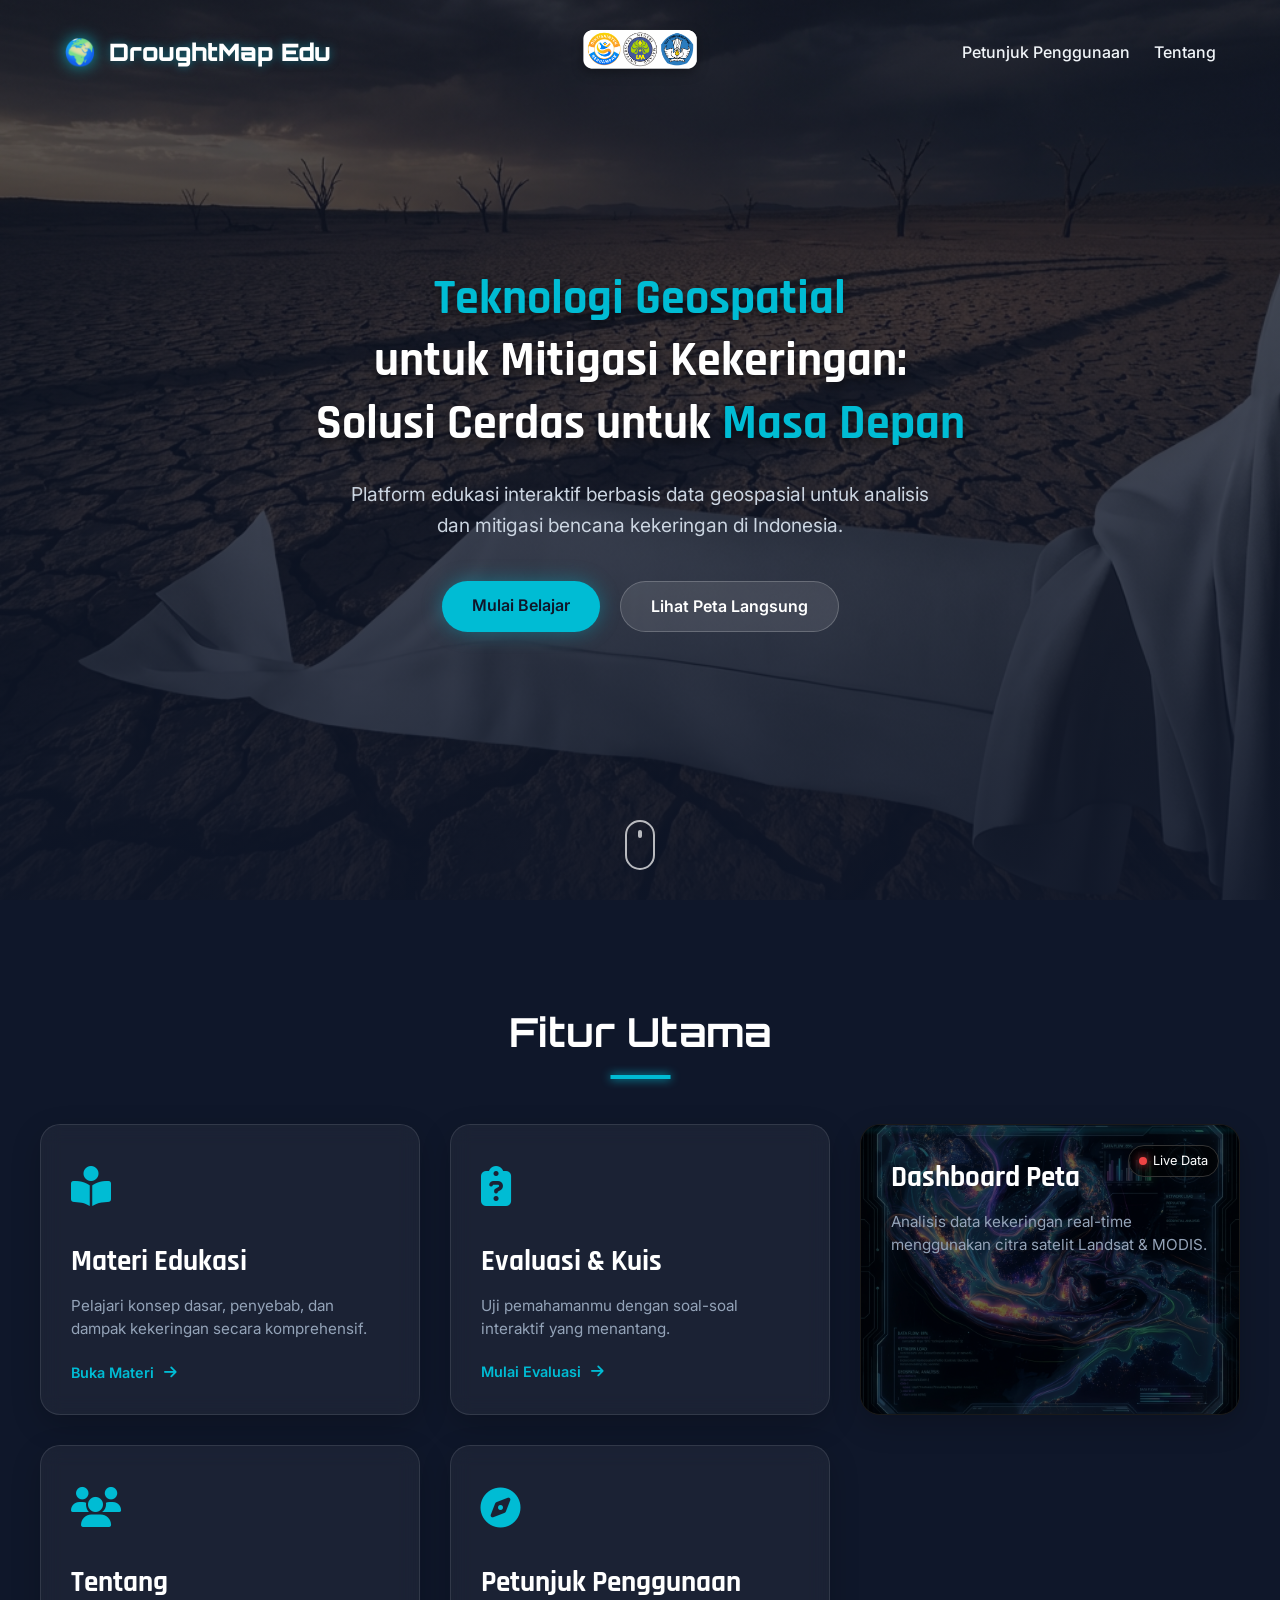
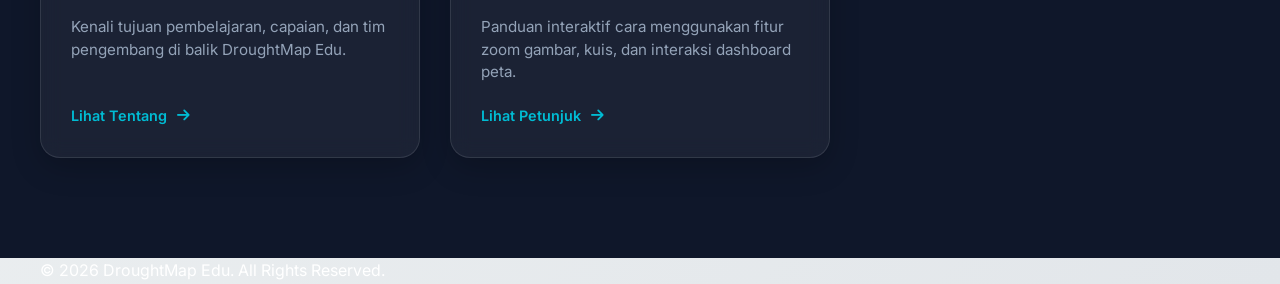
<file: index.html>
<!DOCTYPE html>
<html lang="id">

<head>
    <meta charset="UTF-8">
    <meta name="viewport" content="width=device-width, initial-scale=1.0">
    <title>DroughtMap Edu - Portal Edukasi & Pemantauan Kekeringan</title>
    <link rel="preconnect" href="https://fonts.googleapis.com">
    <link rel="preconnect" href="https://fonts.gstatic.com" crossorigin>
    <link
        href="https://fonts.googleapis.com/css2?family=Inter:wght@300;400;500;600;700&family=Rajdhani:wght@500;600;700&family=Orbitron:wght@700;900&display=swap"
        rel="stylesheet">
    <link rel="stylesheet" href="styles.css">
    <link rel="stylesheet" href="landing.css">
    <!-- FontAwesome for Icons -->
    <link rel="stylesheet" href="https://cdnjs.cloudflare.com/ajax/libs/font-awesome/6.4.0/css/all.min.css">
</head>

<body>

    <header class="landing-header">
        <div class="brand">
            <div style="display:flex; align-items:center; gap:8px;">
                <span class="globe-icon" style="font-size: 1.6rem; animation: spinGlobe 12s linear infinite; filter: drop-shadow(0 0 8px rgba(0, 242, 255, 0.6));">🌍</span>
                <span class="brand-text">DroughtMap Edu</span>
            </div>
        </div>

        <div style="position: absolute; left: 50%; top: 50%; transform: translate(-50%, -50%); display: flex; align-items: center;">
            <img src="assets/images/Logo.png" alt="Afiliasi Logo" style="height: 140px; width: auto; object-fit: contain; filter: drop-shadow(0 4px 6px rgba(0,0,0,0.3));">
        </div>
            <nav style="display:flex; gap:24px; align-items:center;">
                <a href="petunjuk.html" style="color:#f1f5f9; text-decoration:none; font-size:1rem; font-weight:500; font-family:'Inter',sans-serif; transition:color 0.3s ease;" onmouseover="this.style.color='#00bcd4'" onmouseout="this.style.color='#f1f5f9'">Petunjuk Penggunaan</a>
                <a href="tentang.html" style="color:#f1f5f9; text-decoration:none; font-size:1rem; font-weight:500; font-family:'Inter',sans-serif; transition:color 0.3s ease;" onmouseover="this.style.color='#00bcd4'" onmouseout="this.style.color='#f1f5f9'">Tentang</a>
            </nav>
    </header>

    <main>
        <!-- HERO SECTION -->
        <section class="hero-section">
            <div class="hero-bg-wrapper">
                <img src="assets/images/hero-bg.png" alt="Drought Landscape" class="hero-bg">
                <div class="hero-overlay"></div>
            </div>

            <div class="hero-content">
                <h1 class="hero-title">
                    <span class="highlight">Teknologi Geospatial</span><br>
                    untuk Mitigasi Kekeringan:<br>
                    Solusi Cerdas untuk <span class="highlight">Masa Depan</span>
                </h1>
                <p class="hero-subtitle">
                    Platform edukasi interaktif berbasis data geospasial untuk analisis dan mitigasi bencana kekeringan
                    di Indonesia.
                </p>
                <div class="hero-actions">
                    <a href="#features" class="btn-primary">Mulai Belajar</a>
                    <a href="dashboard.html" class="btn-secondary">Lihat Peta Langsung</a>
                </div>
            </div>

            <!-- Scroll Indicator -->
            <div class="scroll-indicator">
                <div class="mouse">
                    <div class="wheel"></div>
                </div>
                <!-- <span>Scroll untuk jelajahi</span> -->
            </div>
        </section>

        <!-- FEATURES SECTION -->
        <section id="features" class="features-section">
            <div class="container">
                <h2 class="section-title">Fitur Utama</h2>
                <div class="features-grid">

                    <!-- Card 1: Materi -->
                    <a href="materi.html" class="feature-card" data-aos="fade-up">
                        <div class="card-icon">
                            <i class="fa-solid fa-book-open-reader"></i>
                        </div>
                        <div class="card-content">
                            <h3>Materi Edukasi</h3>
                            <p>Pelajari konsep dasar, penyebab, dan dampak kekeringan secara komprehensif.</p>
                        </div>
                        <div class="card-action">
                            <span>Buka Materi</span>
                            <i class="fa-solid fa-arrow-right"></i>
                        </div>
                    </a>

                    <!-- Card 2: Evaluasi -->
                    <a href="evaluasi.html" class="feature-card" data-aos="fade-up" data-aos-delay="100">
                        <div class="card-icon">
                            <i class="fa-solid fa-clipboard-question"></i>
                        </div>
                        <div class="card-content">
                            <h3>Evaluasi & Kuis</h3>
                            <p>Uji pemahamanmu dengan soal-soal interaktif yang menantang.</p>
                        </div>
                        <div class="card-action">
                            <span>Mulai Evaluasi</span>
                            <i class="fa-solid fa-arrow-right"></i>
                        </div>
                    </a>

                    <!-- Card 3: Peta Dashboard (Special) -->
                    <a href="dashboard.html" class="feature-card map-feature-card" data-aos="fade-up"
                        data-aos-delay="200">
                        <!-- Animated Map Background for this card -->
                        <div class="map-card-bg">
                            <img src="assets/images/map-card.png" alt="Global Map Data">
                            <div class="map-scan-line"></div>
                            <div class="map-pulse"></div>
                        </div>

                        <div class="card-content relative-z">
                            <h3>Dashboard Peta</h3>
                            <p>Analisis data kekeringan real-time menggunakan citra satelit Landsat & MODIS.</p>
                        </div>
                        <div class="card-status">
                            <span class="status-dot"></span> Live Data
                        </div>
                    </a>


                    <!-- Card 4: Tentang -->
                    <a href="tentang.html" class="feature-card" data-aos="fade-up" data-aos-delay="300">
                        <div class="card-icon">
                            <i class="fa-solid fa-users"></i>
                        </div>
                        <div class="card-content">
                            <h3>Tentang</h3>
                            <p>Kenali tujuan pembelajaran, capaian, dan tim pengembang di balik DroughtMap Edu.</p>
                        </div>
                        <div class="card-action">
                            <span>Lihat Tentang</span>
                            <i class="fa-solid fa-arrow-right"></i>
                        </div>
                    </a>

                    <!-- Card 5: Petunjuk Penggunaan -->
                    <a href="petunjuk.html" class="feature-card" data-aos="fade-up" data-aos-delay="400">
                        <div class="card-icon">
                            <i class="fa-solid fa-compass"></i>
                        </div>
                        <div class="card-content">
                            <h3>Petunjuk Penggunaan</h3>
                            <p>Panduan interaktif cara menggunakan fitur zoom gambar, kuis, dan interaksi dashboard peta.</p>
                        </div>
                        <div class="card-action">
                            <span>Lihat Petunjuk</span>
                            <i class="fa-solid fa-arrow-right"></i>
                        </div>
                    </a>

                </div>
            </div>
        </section>

    </main>

    <footer>
        <div class="container">
            <p>&copy; 2026 DroughtMap Edu. All Rights Reserved.</p>
        </div>
    </footer>

    <!-- Simple Script for potential interactions -->
    <script>
        document.querySelectorAll('a[href^="#"]').forEach(anchor => {
            anchor.addEventListener('click', function (e) {
                e.preventDefault();
                document.querySelector(this.getAttribute('href')).scrollIntoView({
                    behavior: 'smooth'
                });
            });
        });
    </script>
</body>

</html>
</file>
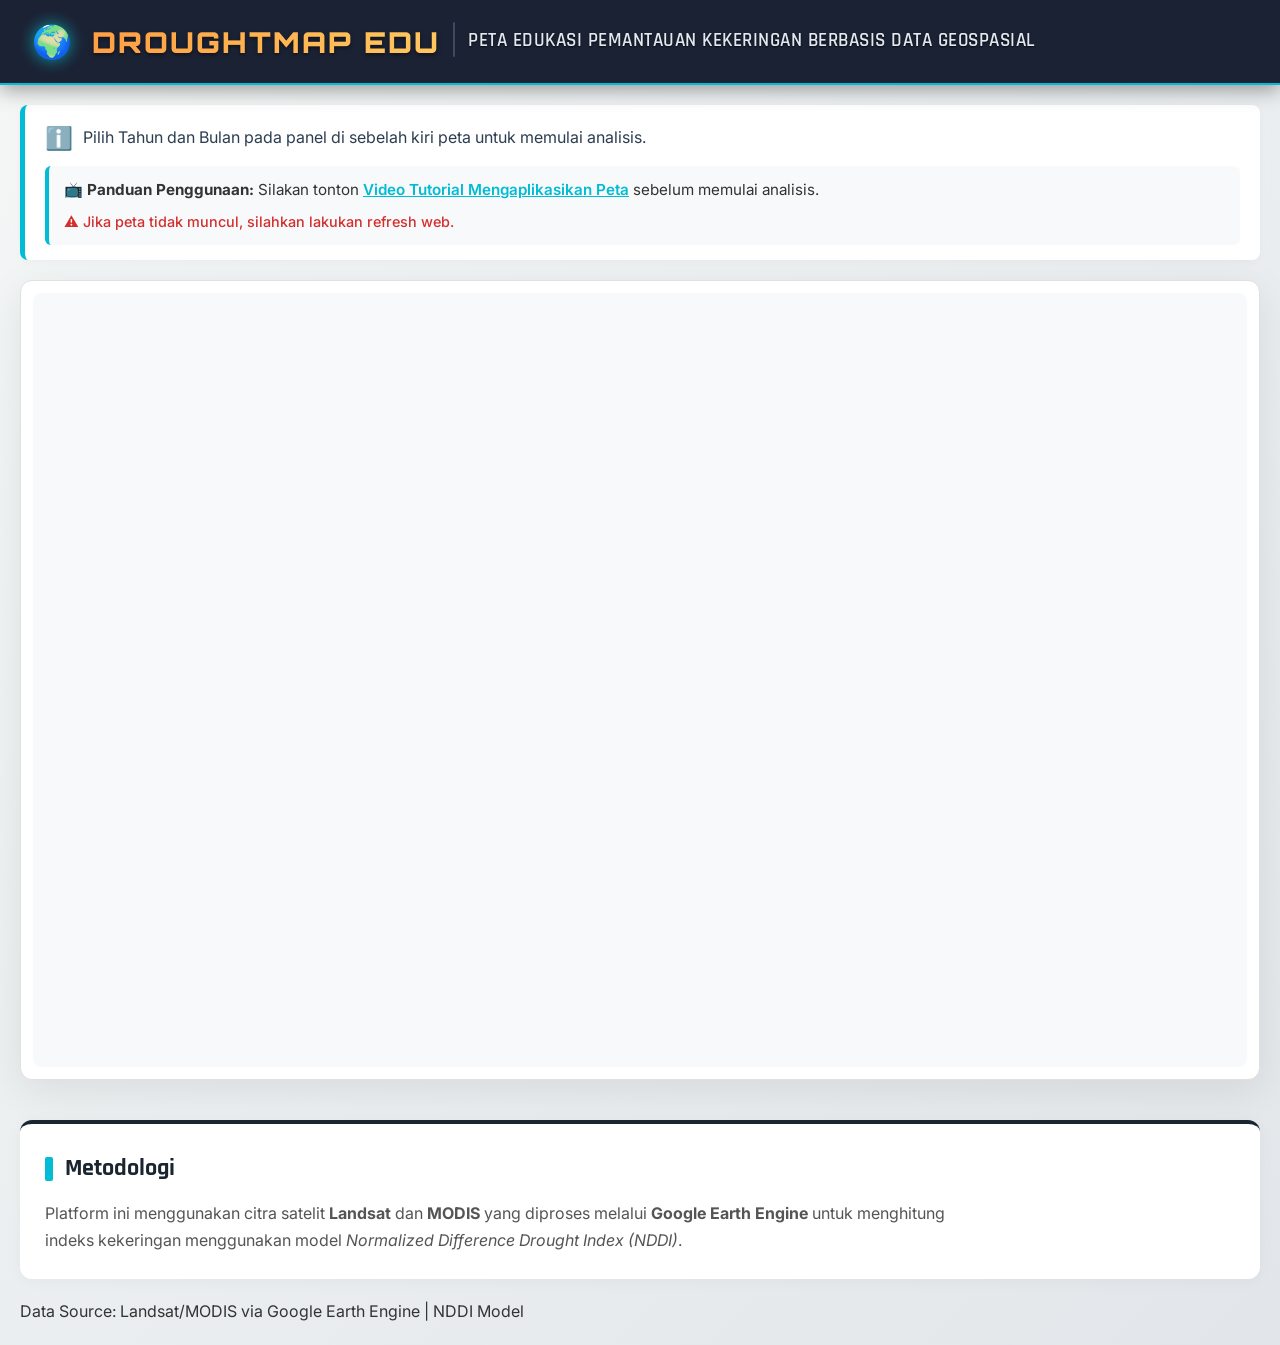
<file: dashboard.html>
<!DOCTYPE html>
<html lang="id">

<head>
    <meta charset="UTF-8">
    <meta name="viewport" content="width=device-width, initial-scale=1.0">
    <title>Sistem Pemantauan Kekeringan Real-Time (NDDI Model)</title>
    <link rel="preconnect" href="https://fonts.googleapis.com">
    <link rel="preconnect" href="https://fonts.gstatic.com" crossorigin>
    <link
        href="https://fonts.googleapis.com/css2?family=Inter:wght@400;500;600;700&family=Rajdhani:wght@500;600;700&family=Orbitron:wght@700;900&display=swap"
        rel="stylesheet">
    <link rel="stylesheet" href="styles.css">
    <meta name="description"
        content="Dashboard profesional pemantauan kekeringan menggunakan model NDDI dengan data satelit Landsat/MODIS.">
</head>

<body>

    <header class="main-header">
        <div class="header-content">
            <h1 class="animated-title">
                <span class="globe-icon">🌍</span>
                <a href="index.html" style="text-decoration: none; display: flex; align-items: center; gap: 10px;">
                    <span class="brand-name">DroughtMap Edu</span>
                    <span class="separator">|</span>
                    <span class="title-text">Peta Edukasi Pemantauan Kekeringan Berbasis Data Geospasial</span>
                </a>
            </h1>
            <!-- Subtitle optional or removed since title is long/detailed now, let's keep it specific but simple -->
        </div>
    </header>

    <main class="dashboard-container">
        <!-- Instruction Strip -->
        <div class="instruction-strip" style="display: flex; flex-direction: column; align-items: flex-start; gap: 10px;">
            <div style="display: flex; align-items: center; gap: 10px;">
                <span class="info-icon">ℹ️</span>
                <p style="margin: 0;">Pilih Tahun dan Bulan pada panel di sebelah kiri peta untuk memulai analisis.</p>
            </div>
            <div style="background: #f8f9fa; border-left: 4px solid var(--accent-color); padding: 12px 15px; border-radius: 6px; width: 100%;">
                <p style="margin: 0; font-size: 0.95rem; color: #333;">
                    📺 <strong>Panduan Penggunaan:</strong> Silakan tonton <a href="https://drive.google.com/file/d/1-YXhgEIrfnISMhp_hjowE7Oq53tfXzSQ/view?usp=drive_link" target="_blank" style="color: var(--accent-color); text-decoration: underline; font-weight: 600;">Video Tutorial Mengaplikasikan Peta</a> sebelum memulai analisis.
                </p>
                <p style="margin: 8px 0 0 0; font-size: 0.9rem; color: #d32f2f; font-weight: 500;">
                    ⚠️ Jika peta tidak muncul, silahkan lakukan refresh web.
                </p>
            </div>
        </div>

        <!-- Glassmorphism Container for Iframe -->
        <section class="iframe-wrapper">
            <div class="glass-container">
                <iframe src="https://ee-kurniawanwahyu669.projects.earthengine.app/view/dashboard-kekeringan"
                    frameborder="0" allowfullscreen title="Google Earth Engine Dashboard">
                </iframe>
            </div>
        </section>

        <!-- Methodology Section (Hidden on desktop for 1-page view, Visible on Mobile via CSS) -->
        <section class="methodology">
            <h2>Metodologi</h2>
            <p>
                Platform ini menggunakan citra satelit <strong>Landsat</strong> dan <strong>MODIS</strong> yang diproses
                melalui
                <strong>Google Earth Engine</strong> untuk menghitung indeks kekeringan menggunakan model <em>Normalized
                    Difference Drought Index (NDDI)</em>.
            </p>
        </section>

        <div class="footer-info">
            Data Source: Landsat/MODIS via Google Earth Engine | NDDI Model
        </div>
    </main>

</body>

</html>
</file>
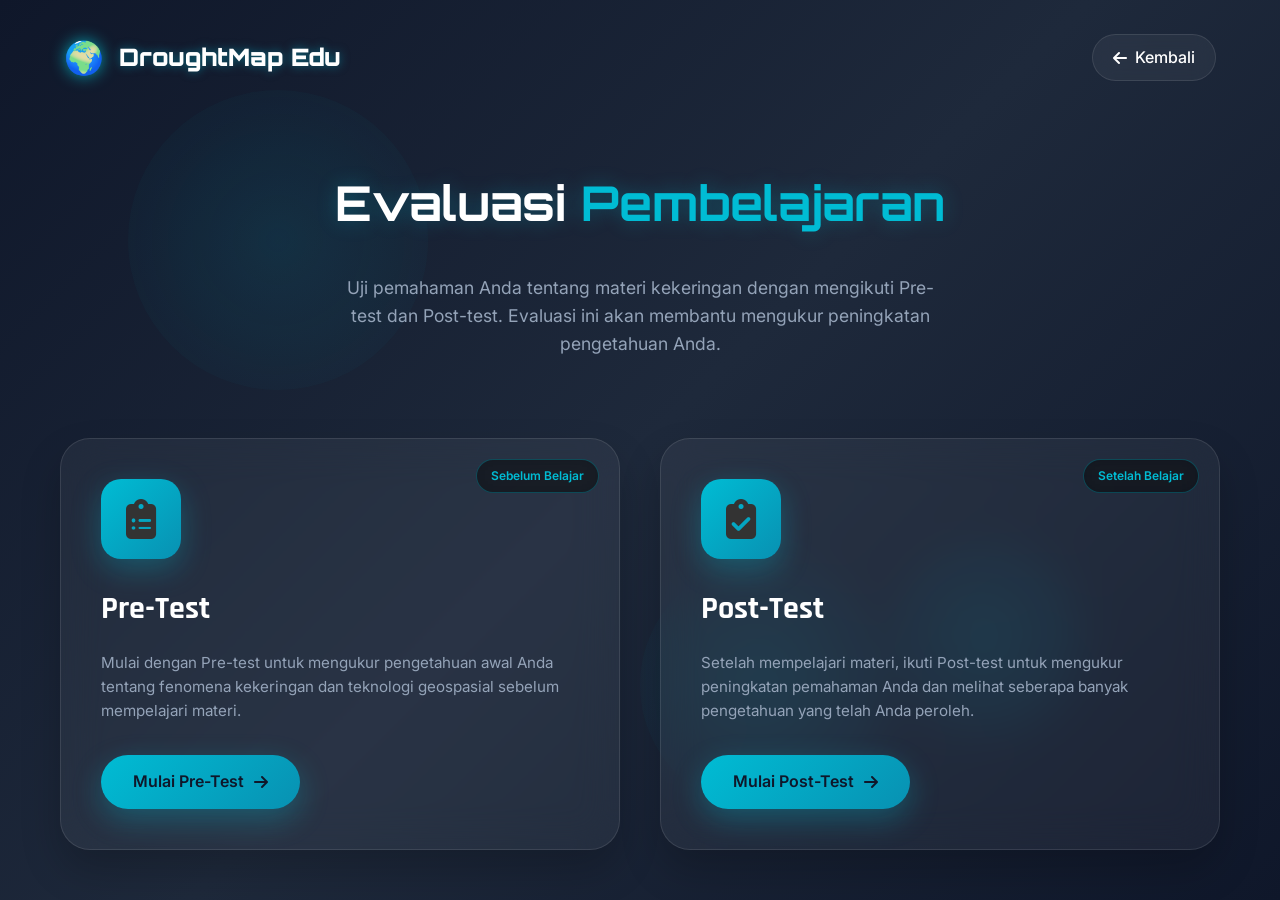
<file: evaluasi.html>
<!DOCTYPE html>
<html lang="id">

<head>
    <meta charset="UTF-8">
    <meta name="viewport" content="width=device-width, initial-scale=1.0">
    <title>Evaluasi - DroughtMap Edu</title>
    <link rel="preconnect" href="https://fonts.googleapis.com">
    <link rel="preconnect" href="https://fonts.gstatic.com" crossorigin>
    <link
        href="https://fonts.googleapis.com/css2?family=Inter:wght@300;400;500;600;700&family=Rajdhani:wght@500;600;700&family=Orbitron:wght@700;900&display=swap"
        rel="stylesheet">
    <link rel="stylesheet" href="styles.css">
    <link rel="stylesheet" href="https://cdnjs.cloudflare.com/ajax/libs/font-awesome/6.4.0/css/all.min.css">
    <style>
        body {
            background: linear-gradient(135deg, #0f172a 0%, #1e293b 50%, #0f172a 100%);
            min-height: 100vh;
            display: flex;
            flex-direction: column;
            overflow-x: hidden;
            position: relative;
        }

        /* Animated Background Elements */
        .bg-decoration {
            position: fixed;
            width: 100%;
            height: 100%;
            top: 0;
            left: 0;
            z-index: 0;
            overflow: hidden;
            pointer-events: none;
        }

        .floating-circle {
            position: absolute;
            border-radius: 50%;
            background: radial-gradient(circle, rgba(0, 188, 212, 0.1), transparent);
            animation: float 20s infinite ease-in-out;
        }

        .circle-1 {
            width: 300px;
            height: 300px;
            top: 10%;
            left: 10%;
            animation-delay: 0s;
        }

        .circle-2 {
            width: 200px;
            height: 200px;
            top: 60%;
            right: 15%;
            animation-delay: 5s;
        }

        .circle-3 {
            width: 250px;
            height: 250px;
            bottom: 10%;
            left: 50%;
            animation-delay: 10s;
        }

        /* Header */
        .eval-header {
            position: relative;
            z-index: 10;
            padding: 2rem 5%;
            display: flex;
            justify-content: space-between;
            align-items: center;
        }

        .brand {
            display: flex;
            align-items: center;
            gap: 10px;
        }

        .brand-text {
            font-family: 'Orbitron', sans-serif;
            font-weight: 900;
            font-size: 1.5rem;
            color: #fff;
            text-shadow: 0 0 10px rgba(0, 188, 212, 0.5);
        }

        .back-btn {
            display: flex;
            align-items: center;
            gap: 8px;
            padding: 10px 20px;
            background: rgba(255, 255, 255, 0.05);
            border: 1px solid rgba(255, 255, 255, 0.1);
            border-radius: 50px;
            color: #fff;
            text-decoration: none;
            font-family: 'Inter', sans-serif;
            font-weight: 500;
            transition: all 0.3s ease;
            backdrop-filter: blur(10px);
        }

        .back-btn:hover {
            background: rgba(255, 255, 255, 0.1);
            transform: translateX(-5px);
            border-color: var(--accent-color);
        }

        /* Main Content */
        .eval-container {
            position: relative;
            z-index: 10;
            max-width: 1200px;
            margin: 0 auto;
            padding: 3rem 20px;
            flex: 1;
            display: flex;
            flex-direction: column;
            justify-content: center;
        }

        .eval-title {
            text-align: center;
            margin-bottom: 1rem;
        }

        .eval-title h1 {
            font-family: 'Orbitron', sans-serif;
            font-size: 3rem;
            color: #fff;
            margin-bottom: 1rem;
            text-shadow: 0 0 20px rgba(0, 188, 212, 0.3);
        }

        .eval-title .highlight {
            color: var(--accent-color);
        }

        .eval-subtitle {
            font-size: 1.1rem;
            color: #94a3b8;
            max-width: 600px;
            margin: 0 auto 3rem;
            text-align: center;
            line-height: 1.6;
        }

        /* Cards Grid */
        .eval-grid {
            display: grid;
            grid-template-columns: repeat(auto-fit, minmax(300px, 1fr));
            gap: 40px;
            margin-top: 2rem;
        }

        .eval-card {
            background: rgba(255, 255, 255, 0.05);
            border: 1px solid rgba(255, 255, 255, 0.1);
            border-radius: 30px;
            padding: 40px;
            backdrop-filter: blur(20px);
            position: relative;
            overflow: hidden;
            transition: all 0.4s cubic-bezier(0.4, 0, 0.2, 1);
            box-shadow: 0 20px 40px rgba(0, 0, 0, 0.2);
        }

        .eval-card::before {
            content: '';
            position: absolute;
            top: 0;
            left: 0;
            width: 100%;
            height: 100%;
            background: linear-gradient(135deg, rgba(0, 188, 212, 0.1), transparent);
            opacity: 0;
            transition: opacity 0.4s ease;
        }

        .eval-card:hover {
            transform: translateY(-10px);
            border-color: var(--accent-color);
            box-shadow: 0 30px 60px rgba(0, 188, 212, 0.2);
        }

        .eval-card:hover::before {
            opacity: 1;
        }

        .card-icon {
            width: 80px;
            height: 80px;
            background: linear-gradient(135deg, var(--accent-color), #0891b2);
            border-radius: 20px;
            display: flex;
            align-items: center;
            justify-content: center;
            font-size: 2.5rem;
            margin-bottom: 1.5rem;
            box-shadow: 0 10px 30px rgba(0, 188, 212, 0.3);
            transition: transform 0.3s ease;
            position: relative;
            z-index: 1;
        }

        .eval-card:hover .card-icon {
            transform: scale(1.1) rotate(5deg);
        }

        .card-content {
            position: relative;
            z-index: 1;
        }

        .card-content h2 {
            font-family: 'Rajdhani', sans-serif;
            font-size: 2rem;
            color: #fff;
            margin-bottom: 1rem;
        }

        .card-content p {
            color: #94a3b8;
            line-height: 1.6;
            margin-bottom: 2rem;
            font-size: 0.95rem;
        }

        .eval-btn {
            display: inline-flex;
            align-items: center;
            gap: 10px;
            padding: 14px 32px;
            background: linear-gradient(135deg, var(--accent-color), #0891b2);
            color: #0f172a;
            text-decoration: none;
            border-radius: 50px;
            font-family: 'Inter', sans-serif;
            font-weight: 600;
            font-size: 1rem;
            transition: all 0.3s ease;
            box-shadow: 0 10px 30px rgba(0, 188, 212, 0.3);
            position: relative;
            overflow: hidden;
        }

        .eval-btn::before {
            content: '';
            position: absolute;
            top: 50%;
            left: 50%;
            width: 0;
            height: 0;
            background: rgba(255, 255, 255, 0.3);
            border-radius: 50%;
            transform: translate(-50%, -50%);
            transition: width 0.5s, height 0.5s;
        }

        .eval-btn:hover::before {
            width: 300px;
            height: 300px;
        }

        .eval-btn:hover {
            transform: translateY(-3px);
            box-shadow: 0 15px 40px rgba(0, 188, 212, 0.5);
        }

        .eval-btn span {
            position: relative;
            z-index: 1;
        }

        .eval-btn i {
            position: relative;
            z-index: 1;
            transition: transform 0.3s ease;
        }

        .eval-btn:hover i {
            transform: translateX(5px);
        }

        /* Badge */
        .card-badge {
            position: absolute;
            top: 20px;
            right: 20px;
            background: rgba(0, 0, 0, 0.5);
            padding: 6px 14px;
            border-radius: 20px;
            font-size: 0.75rem;
            font-weight: 600;
            color: var(--accent-color);
            border: 1px solid rgba(0, 188, 212, 0.3);
            backdrop-filter: blur(10px);
        }

        /* Animations */
        @keyframes float {

            0%,
            100% {
                transform: translate(0, 0);
            }

            25% {
                transform: translate(20px, -20px);
            }

            50% {
                transform: translate(-10px, 10px);
            }

            75% {
                transform: translate(15px, 5px);
            }
        }

        @keyframes fadeInUp {
            from {
                opacity: 0;
                transform: translateY(30px);
            }

            to {
                opacity: 1;
                transform: translateY(0);
            }
        }

        .eval-title,
        .eval-subtitle,
        .eval-card {
            animation: fadeInUp 0.8s ease-out forwards;
        }

        .eval-card:nth-child(1) {
            animation-delay: 0.2s;
            opacity: 0;
        }

        .eval-card:nth-child(2) {
            animation-delay: 0.4s;
            opacity: 0;
        }

        /* Responsive */
        @media (max-width: 768px) {
            .eval-title h1 {
                font-size: 2rem;
            }

            .eval-grid {
                grid-template-columns: 1fr;
                gap: 30px;
            }

            .eval-header {
                padding: 1.5rem;
            }

            .brand-text {
                font-size: 1.2rem;
            }
        }
    </style>
</head>

<body>
    <!-- Background Decoration -->
    <div class="bg-decoration">
        <div class="floating-circle circle-1"></div>
        <div class="floating-circle circle-2"></div>
        <div class="floating-circle circle-3"></div>
    </div>

    <!-- Header -->
    <header class="eval-header">
        <div class="brand">
            <span class="globe-icon">🌍</span>
            <span class="brand-text">DroughtMap Edu</span>
        </div>
        <a href="index.html" class="back-btn">
            <i class="fa-solid fa-arrow-left"></i>
            <span>Kembali</span>
        </a>
    </header>

    <!-- Main Content -->
    <main class="eval-container">
        <div class="eval-title">
            <h1>Evaluasi <span class="highlight">Pembelajaran</span></h1>
        </div>
        <p class="eval-subtitle">
            Uji pemahaman Anda tentang materi kekeringan dengan mengikuti Pre-test dan Post-test. Evaluasi ini akan
            membantu mengukur peningkatan pengetahuan Anda.
        </p>

        <div class="eval-grid">
            <!-- Pre-test Card -->
            <div class="eval-card">
                <div class="card-badge">Sebelum Belajar</div>
                <div class="card-icon">
                    <i class="fa-solid fa-clipboard-list"></i>
                </div>
                <div class="card-content">
                    <h2>Pre-Test</h2>
                    <p>Mulai dengan Pre-test untuk mengukur pengetahuan awal Anda tentang fenomena kekeringan dan
                        teknologi geospasial sebelum mempelajari materi.</p>
                    <a href="https://forms.gle/DXczJG2tMoZYUo8c6" target="_blank" class="eval-btn">
                        <span>Mulai Pre-Test</span>
                        <i class="fa-solid fa-arrow-right"></i>
                    </a>
                </div>
            </div>

            <!-- Post-test Card -->
            <div class="eval-card">
                <div class="card-badge">Setelah Belajar</div>
                <div class="card-icon">
                    <i class="fa-solid fa-clipboard-check"></i>
                </div>
                <div class="card-content">
                    <h2>Post-Test</h2>
                    <p>Setelah mempelajari materi, ikuti Post-test untuk mengukur peningkatan pemahaman Anda dan melihat
                        seberapa banyak pengetahuan yang telah Anda peroleh.</p>
                    <a href="https://forms.gle/SL1wMs2QZ9svJnMEA" target="_blank" class="eval-btn">
                        <span>Mulai Post-Test</span>
                        <i class="fa-solid fa-arrow-right"></i>
                    </a>
                </div>
            </div>
        </div>
    </main>
</body>

</html>
</file>
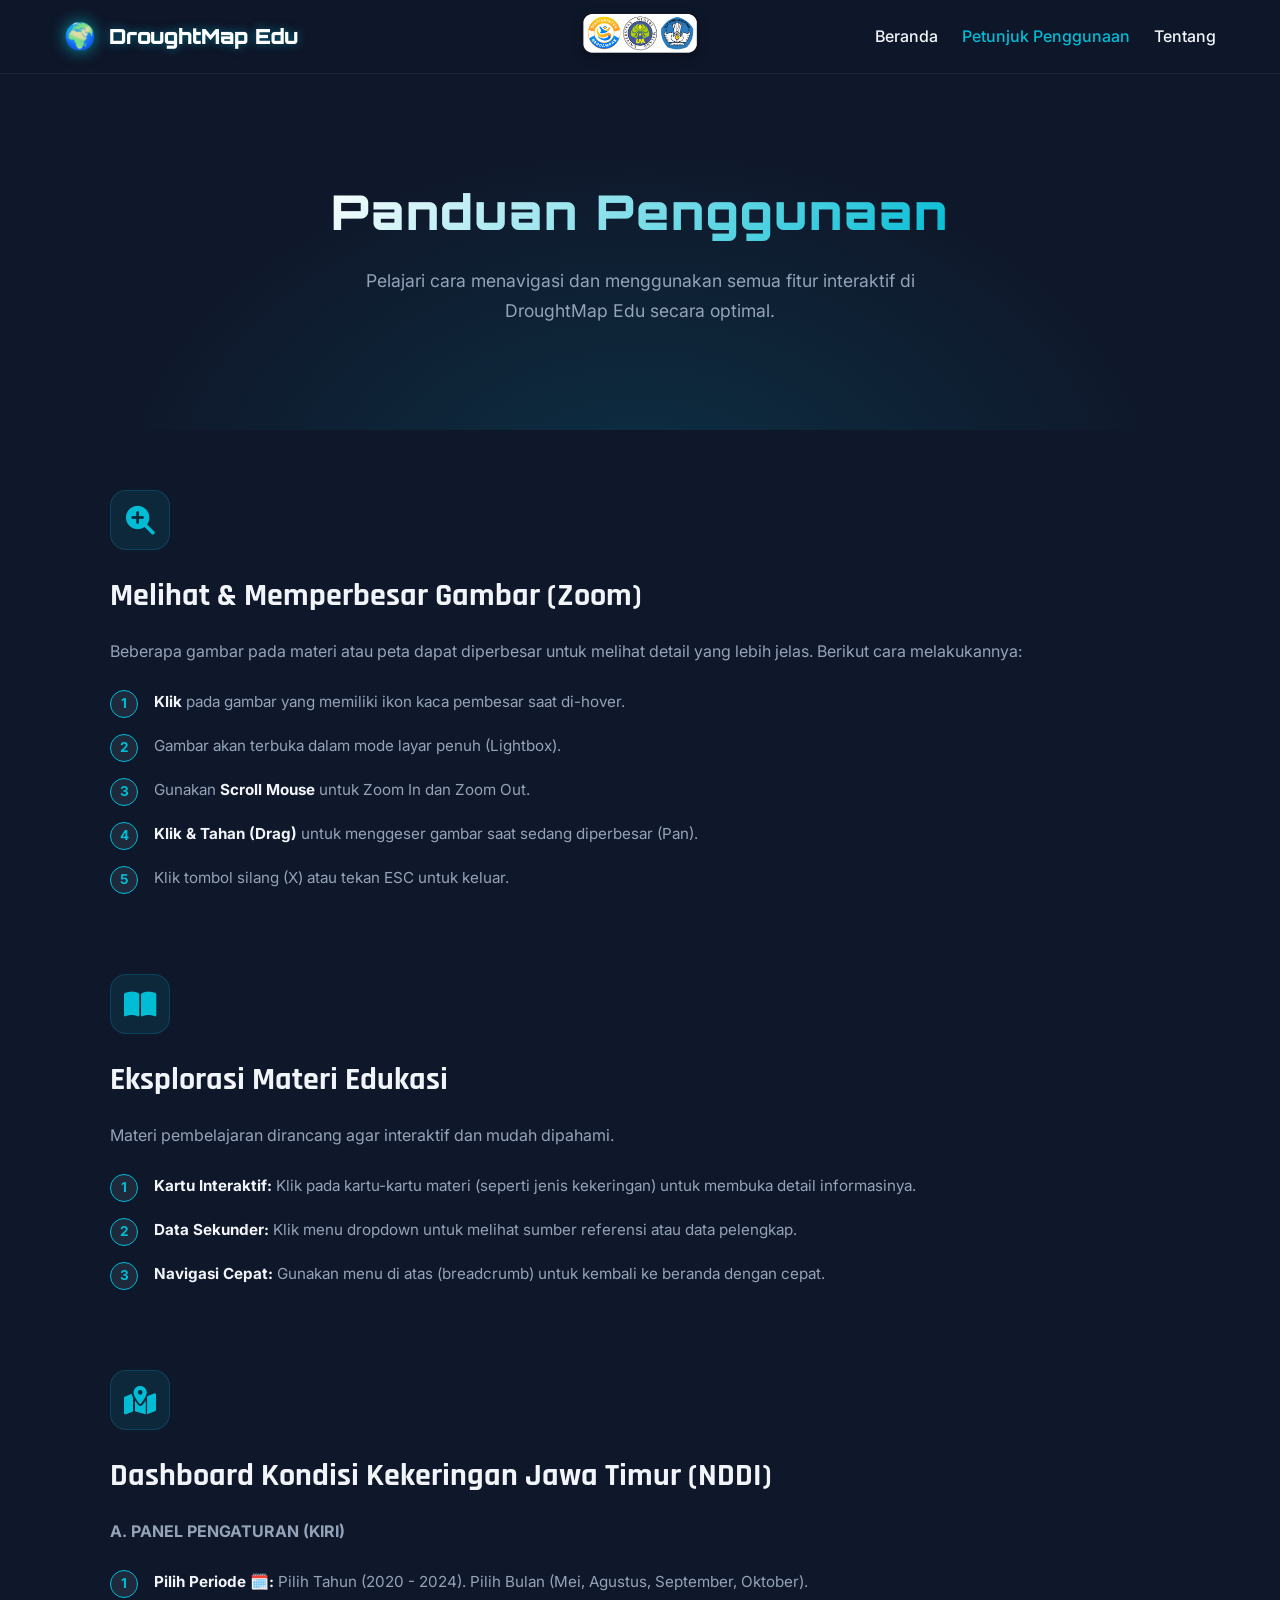
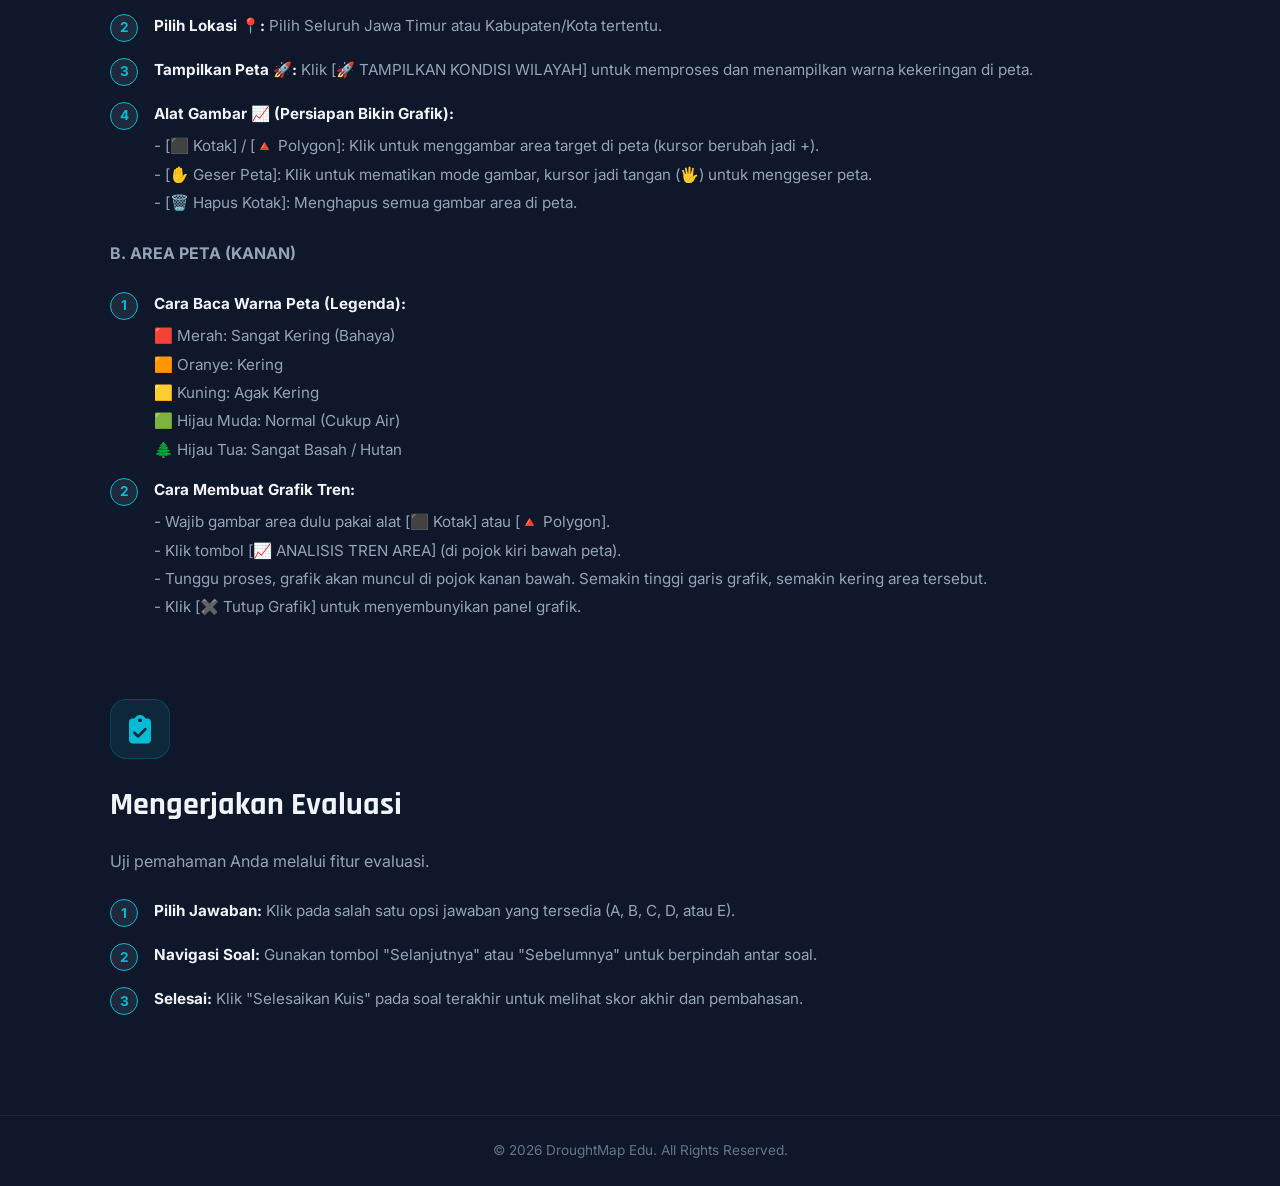
<file: petunjuk.html>
<!DOCTYPE html>
<html lang="id">

<head>
    <meta charset="UTF-8">
    <meta name="viewport" content="width=device-width, initial-scale=1.0">
    <title>Petunjuk Penggunaan - DroughtMap Edu</title>
    <link rel="preconnect" href="https://fonts.googleapis.com">
    <link rel="preconnect" href="https://fonts.gstatic.com" crossorigin>
    <link href="https://fonts.googleapis.com/css2?family=Inter:wght@300;400;500;600;700&family=Rajdhani:wght@500;600;700&family=Orbitron:wght@700;900&display=swap" rel="stylesheet">
    <link rel="stylesheet" href="styles.css">
    <link rel="stylesheet" href="petunjuk.css">
    <!-- FontAwesome for Icons -->
    <link rel="stylesheet" href="https://cdnjs.cloudflare.com/ajax/libs/font-awesome/6.4.0/css/all.min.css">
</head>

<body>

    <header class="petunjuk-header">
        <div class="header-inner" style="max-width: 100%; padding: 1rem 5%; position: relative;">
            <div class="brand-link" style="display:flex; align-items:center; gap:15px; text-decoration:none;">
                <a href="index.html" style="display:flex; align-items:center; gap:8px; text-decoration:none;">
                    <span class="globe-icon" style="font-size: 1.6rem; animation: spinGlobe 12s linear infinite; filter: drop-shadow(0 0 8px rgba(0, 242, 255, 0.6));">🌍</span>
                    <span class="brand-text" style="font-family: 'Orbitron', sans-serif; font-weight: 900; font-size: 1.3rem; color: #fff; text-shadow: 0 0 10px rgba(0, 188, 212, 0.5);">DroughtMap Edu</span>
                </a>
            </div>
            
            <div style="position: absolute; left: 50%; top: 50%; transform: translate(-50%, -50%); display: flex; align-items: center;">
                <img src="assets/images/Logo.png" alt="Afiliasi Logo" style="height: 140px; width: auto; object-fit: contain; filter: drop-shadow(0 4px 6px rgba(0,0,0,0.3));">
            </div>
            <nav style="display:flex; gap:24px; align-items:center;">
                <a href="index.html" style="color:#f1f5f9; text-decoration:none; font-size:1rem; font-weight:500; font-family:'Inter',sans-serif; transition:color 0.3s ease;" onmouseover="this.style.color='#00bcd4'" onmouseout="this.style.color='#f1f5f9'">Beranda</a>
                <a href="petunjuk.html" style="color:#00bcd4; text-decoration:none; font-size:1rem; font-weight:500; font-family:'Inter',sans-serif; transition:color 0.3s ease;">Petunjuk Penggunaan</a>
                <a href="tentang.html" style="color:#f1f5f9; text-decoration:none; font-size:1rem; font-weight:500; font-family:'Inter',sans-serif; transition:color 0.3s ease;" onmouseover="this.style.color='#00bcd4'" onmouseout="this.style.color='#f1f5f9'">Tentang</a>
            </nav>
        </div>
    </header>

    <main>
        <!-- HERO SECTION -->
        <section class="petunjuk-hero">
            <div class="hero-particles">
                <!-- Particles will be generated by CSS/JS or just static CSS -->
            </div>
            <div class="hero-content">
                <h1 class="page-title">Panduan Penggunaan</h1>
                <p class="page-subtitle">Pelajari cara menavigasi dan menggunakan semua fitur interaktif di DroughtMap Edu secara optimal.</p>
            </div>
        </section>

        <!-- GUIDE SECTIONS -->
        <section class="guide-container">

            <!-- 1. Interaksi Gambar (Zoom & Pan) -->
            <div class="guide-card">
                <div class="guide-content">
                    <div class="guide-icon"><i class="fa-solid fa-magnifying-glass-plus"></i></div>
                    <h2>Melihat & Memperbesar Gambar (Zoom)</h2>
                    <p>Beberapa gambar pada materi atau peta dapat diperbesar untuk melihat detail yang lebih jelas. Berikut cara melakukannya:</p>
                    <ul class="guide-steps">
                        <li><span>1</span> <div><strong>Klik</strong> pada gambar yang memiliki ikon kaca pembesar saat di-hover.</div></li>
                        <li><span>2</span> <div>Gambar akan terbuka dalam mode layar penuh (Lightbox).</div></li>
                        <li><span>3</span> <div>Gunakan <strong>Scroll Mouse</strong> untuk Zoom In dan Zoom Out.</div></li>
                        <li><span>4</span> <div><strong>Klik & Tahan (Drag)</strong> untuk menggeser gambar saat sedang diperbesar (Pan).</div></li>
                        <li><span>5</span> <div>Klik tombol silang (X) atau tekan ESC untuk keluar.</div></li>
                    </ul>
                </div>

            </div>

            <!-- 2. Navigasi & Materi -->
            <div class="guide-card reverse">
                <div class="guide-content">
                    <div class="guide-icon"><i class="fa-solid fa-book-open"></i></div>
                    <h2>Eksplorasi Materi Edukasi</h2>
                    <p>Materi pembelajaran dirancang agar interaktif dan mudah dipahami.</p>
                    <ul class="guide-steps">
                        <li><span>1</span> <div><strong>Kartu Interaktif:</strong> Klik pada kartu-kartu materi (seperti jenis kekeringan) untuk membuka detail informasinya.</div></li>
                        <li><span>2</span> <div><strong>Data Sekunder:</strong> Klik menu dropdown untuk melihat sumber referensi atau data pelengkap.</div></li>
                        <li><span>3</span> <div><strong>Navigasi Cepat:</strong> Gunakan menu di atas (breadcrumb) untuk kembali ke beranda dengan cepat.</div></li>
                    </ul>
                </div>

            </div>

            <!-- 3. Dashboard Peta -->
            <div class="guide-card">
                <div class="guide-content">
                    <div class="guide-icon"><i class="fa-solid fa-map-location-dot"></i></div>
                    <h2>Dashboard Kondisi Kekeringan Jawa Timur (NDDI)</h2>
                    <p><strong>A. PANEL PENGATURAN (KIRI)</strong></p>
                    <ul class="guide-steps" style="margin-bottom: 24px;">
                        <li><span>1</span> <div><strong>Pilih Periode 🗓️:</strong> Pilih Tahun (2020 - 2024). Pilih Bulan (Mei, Agustus, September, Oktober).</div></li>
                        <li><span>2</span> <div><strong>Pilih Lokasi 📍:</strong> Pilih Seluruh Jawa Timur atau Kabupaten/Kota tertentu.</div></li>
                        <li><span>3</span> <div><strong>Tampilkan Peta 🚀:</strong> Klik [🚀 TAMPILKAN KONDISI WILAYAH] untuk memproses dan menampilkan warna kekeringan di peta.</div></li>
                        <li><span>4</span> <div><strong>Alat Gambar 📈 (Persiapan Bikin Grafik):</strong><br>
                            <span style="display:inline-block; margin-top:8px;">- [⬛ Kotak] / [🔺 Polygon]: Klik untuk menggambar area target di peta (kursor berubah jadi +).</span><br>
                            <span style="display:inline-block; margin-top:4px;">- [✋ Geser Peta]: Klik untuk mematikan mode gambar, kursor jadi tangan (🖐️) untuk menggeser peta.</span><br>
                            <span style="display:inline-block; margin-top:4px;">- [🗑️ Hapus Kotak]: Menghapus semua gambar area di peta.</span>
                        </div></li>
                    </ul>
                    <p><strong>B. AREA PETA (KANAN)</strong></p>
                    <ul class="guide-steps">
                        <li><span>1</span> <div><strong>Cara Baca Warna Peta (Legenda):</strong><br>
                            <span style="display:inline-block; margin-top:8px;">🟥 Merah: Sangat Kering (Bahaya)</span><br>
                            <span style="display:inline-block; margin-top:4px;">🟧 Oranye: Kering</span><br>
                            <span style="display:inline-block; margin-top:4px;">🟨 Kuning: Agak Kering</span><br>
                            <span style="display:inline-block; margin-top:4px;">🟩 Hijau Muda: Normal (Cukup Air)</span><br>
                            <span style="display:inline-block; margin-top:4px;">🌲 Hijau Tua: Sangat Basah / Hutan</span>
                        </div></li>
                        <li><span>2</span> <div><strong>Cara Membuat Grafik Tren:</strong><br>
                            <span style="display:inline-block; margin-top:8px;">- Wajib gambar area dulu pakai alat [⬛ Kotak] atau [🔺 Polygon].</span><br>
                            <span style="display:inline-block; margin-top:4px;">- Klik tombol [📈 ANALISIS TREN AREA] (di pojok kiri bawah peta).</span><br>
                            <span style="display:inline-block; margin-top:4px;">- Tunggu proses, grafik akan muncul di pojok kanan bawah. Semakin tinggi garis grafik, semakin kering area tersebut.</span><br>
                            <span style="display:inline-block; margin-top:4px;">- Klik [✖️ Tutup Grafik] untuk menyembunyikan panel grafik.</span>
                        </div></li>
                    </ul>
                </div>
            </div>

            <!-- 4. Evaluasi -->
            <div class="guide-card reverse">
                <div class="guide-content">
                    <div class="guide-icon"><i class="fa-solid fa-clipboard-check"></i></div>
                    <h2>Mengerjakan Evaluasi</h2>
                    <p>Uji pemahaman Anda melalui fitur evaluasi.</p>
                    <ul class="guide-steps">
                        <li><span>1</span> <div><strong>Pilih Jawaban:</strong> Klik pada salah satu opsi jawaban yang tersedia (A, B, C, D, atau E).</div></li>
                        <li><span>2</span> <div><strong>Navigasi Soal:</strong> Gunakan tombol "Selanjutnya" atau "Sebelumnya" untuk berpindah antar soal.</div></li>
                        <li><span>3</span> <div><strong>Selesai:</strong> Klik "Selesaikan Kuis" pada soal terakhir untuk melihat skor akhir dan pembahasan.</div></li>
                    </ul>
                </div>

            </div>

        </section>
    </main>

    <footer class="petunjuk-footer">
        <div class="container">
            <p>&copy; 2026 DroughtMap Edu. All Rights Reserved.</p>
        </div>
    </footer>

</body>
</html>
</file>
<file: styles.css>
:root {
    --primary-color: #1a2530;
    /* Darker, more professional slate */
    --accent-color: #00bcd4;
    /* Cyan for geospatial/tech vibe */
    --text-color: #333;
    --bg-gradient-start: #f4f7f6;
    --bg-gradient-end: #e2e6ea;
    --glass-bg: rgba(255, 255, 255, 0.85);
    /* Whiter, cleaner like the reference */
    --glass-border: rgba(255, 255, 255, 0.8);
    --glass-shadow: 0 4px 20px rgba(0, 0, 0, 0.05);
    /* Softer shadow */
}

* {
    margin: 0;
    padding: 0;
    box-sizing: border-box;
}

body {
    font-family: 'Inter', sans-serif;
    background: linear-gradient(135deg, var(--bg-gradient-start) 0%, var(--bg-gradient-end) 100%);
    color: var(--text-color);
    line-height: 1.6;
    min-height: 100vh;
}

/* Header Styles */
.main-header {
    background-color: rgba(15, 23, 42, 0.95);
    /* Slightly more opaque for text clarity */
    backdrop-filter: blur(10px);
    color: white;
    padding: 1rem 2rem;
    box-shadow: 0 4px 20px rgba(0, 0, 0, 0.4);
    border-bottom: 2px solid var(--accent-color);
    flex-shrink: 0;
    z-index: 10;
    display: flex;
    align-items: center;
}

.header-content {
    width: 100%;
    max-width: 1600px;
    margin: 0 auto;
    display: flex;
    justify-content: flex-start;
    /* Precise Left Alignment */
    align-items: center;
}

.main-header h1 {
    display: flex;
    align-items: center;
    gap: 15px;
    margin: 0;
}

.title-wrapper {
    display: flex;
    align-items: center;
    flex-wrap: wrap;
    gap: 10px;
}

/* Brand Name - The "Logo" */
.brand-name {
    font-family: 'Orbitron', sans-serif;
    /* Tech/Sci-Fi Font */
    font-weight: 900;
    font-size: 1.8rem;
    text-transform: uppercase;
    letter-spacing: 2px;

    /* Premium Orange Gradient Texture */
    background: linear-gradient(to right, #ff9f43, #ffc85e);
    -webkit-background-clip: text;
    background-clip: text;
    color: transparent;
    /* Makes the gradient show through */

    /* Sharp Shadow for Clarity */
    filter: drop-shadow(0 2px 2px rgba(0, 0, 0, 0.5));

    white-space: nowrap;
}

.separator {
    font-size: 1.8rem;
    color: #475569;
    font-weight: 300;
    margin-bottom: 4px;
    /* Visual adjustment */
}

.title-text {
    font-family: 'Rajdhani', sans-serif;
    font-weight: 600;
    font-size: 1.2rem;
    color: #e2e8f0;
    text-transform: uppercase;
    letter-spacing: 0.5px;
    text-shadow: 0 1px 2px rgba(0, 0, 0, 0.8);
    /* Ensures distinct text against dark bg */
}

/* Animations */
.animated-title {
    animation: slideInLeft 0.8s ease-out forwards;
    /* Changed to slide from left for "presisi kiri" vibe */
}

.globe-icon {
    display: inline-block;
    font-size: 2rem;
    animation: spinGlobe 12s linear infinite;
    filter: drop-shadow(0 0 8px rgba(0, 242, 255, 0.6));
    margin-right: 5px;
}

@keyframes spinGlobe {
    0% {
        transform: rotate(0deg);
    }

    100% {
        transform: rotate(360deg);
    }
}

@keyframes slideInLeft {
    from {
        opacity: 0;
        transform: translateX(-30px);
    }

    to {
        opacity: 1;
        transform: translateX(0);
    }
}

@keyframes slideInDown {
    from {
        opacity: 0;
        transform: translateY(-20px);
    }

    to {
        opacity: 1;
        transform: translateY(0);
    }
}

@keyframes fadeInUp {
    from {
        opacity: 0;
        transform: translateY(10px);
    }

    to {
        opacity: 1;
        transform: translateY(0);
    }
}

@keyframes rotateGlobe {
    from {
        transform: rotate(0deg);
    }

    to {
        transform: rotate(360deg);
    }
}

@keyframes underlineExpand {
    to {
        width: 100%;
    }
}

/* Dashboard Container */
.dashboard-container {
    max-width: 1400px;
    margin: 0 auto;
    padding: 20px;
    display: flex;
    flex-direction: column;
    gap: 20px;
}

/* Instruction Strip */
.instruction-strip {
    background: #ffffff;
    border-left: 5px solid var(--accent-color);
    padding: 15px 20px;
    display: flex;
    align-items: center;
    gap: 15px;
    border-radius: 8px;
    font-size: 1rem;
    color: #2c3e50;
    box-shadow: 0 2px 8px rgba(0, 0, 0, 0.03);
    transition: transform 0.2s;
}

.instruction-strip:hover {
    transform: translateX(5px);
}

.info-icon {
    color: var(--accent-color);
    font-size: 1.4rem;
}

/* Iframe Wrapper & Glassmorphism */
.iframe-wrapper {
    width: 100%;
    height: 85vh;
    min-height: 800px;
    display: flex;
    justify-content: center;
}

.glass-container {
    width: 100%;
    height: 100%;
    background: #ffffff;
    /* Cleaner background to match reference */
    box-shadow: 0 10px 40px rgba(0, 0, 0, 0.08);
    /* More professional box shadow */
    border-radius: 12px;
    /* Slightly squarer corners for professionalism */
    border: 1px solid #e0e0e0;
    padding: 12px;
    overflow: hidden;
    transition: all 0.3s ease;
}

.glass-container:hover {
    box-shadow: 0 15px 50px rgba(0, 0, 0, 0.12);
    transform: translateY(-2px);
}

iframe {
    width: 100%;
    height: 100%;
    border-radius: 8px;
    display: block;
    background: #f8f9fa;
    /* Loading placeholder color */
}

/* Methodology Section */
.methodology {
    margin-top: 20px;
    padding: 25px;
    background: #ffffff;
    border-radius: 12px;
    box-shadow: 0 2px 15px rgba(0, 0, 0, 0.04);
    border-top: 4px solid var(--primary-color);
}

.methodology h2 {
    font-family: 'Rajdhani', sans-serif;
    font-size: 1.5rem;
    margin-bottom: 12px;
    color: var(--primary-color);
    display: flex;
    align-items: center;
}

.methodology h2::before {
    content: '';
    display: inline-block;
    width: 8px;
    height: 24px;
    background: var(--accent-color);
    margin-right: 12px;
    border-radius: 2px;
}

.methodology p {
    font-size: 1rem;
    color: #555;
    max-width: 900px;
    line-height: 1.7;
}

/* Responsive Design */
@media (max-width: 768px) {
    .main-header {
        padding: 1rem;
        text-align: center;
    }

    .header-content {
        display: flex;
        flex-direction: column;
        align-items: center;
    }

    .main-header h1 {
        font-size: 1.6rem;
        flex-direction: column;
        gap: 5px;
    }

    .iframe-wrapper {
        height: 80vh;
        min-height: 500px;
    }

    .glass-container {
        padding: 8px;
    }
}
</file>
<file: landing.css>
/* Landing Page Specific Styles */

/* Reuse variables from styles.css where possible, but override for landing drama */
:root {
    --hero-overlay: linear-gradient(to bottom, rgba(15, 23, 42, 0.6), rgba(15, 23, 42, 0.9));
    --card-bg: rgba(255, 255, 255, 0.05);
    /* Dark theme glass */
    --card-border: rgba(255, 255, 255, 0.1);
    --primary-glow: #00bcd4;
}

body {
    overflow-x: hidden;
    background-color: #0f172a;
    /* Fallback dark */
    color: #fff;
}

/* NAVBAR Override/Adjustment */
.landing-header {
    position: absolute;
    top: 0;
    left: 0;
    width: 100%;
    z-index: 100;
    padding: 2rem 5%;
    display: flex;
    justify-content: space-between;
    align-items: center;
}

.brand {
    display: flex;
    align-items: center;
    gap: 10px;
}

.brand-text {
    font-family: 'Orbitron', sans-serif;
    font-weight: 900;
    font-size: 1.5rem;
    color: #fff;
    text-shadow: 0 0 10px rgba(0, 188, 212, 0.5);
    background: none;
    /* Override styles.css gradient if needed, or keep it */
}

/* HERO SECTION */
.hero-section {
    position: relative;
    height: 100vh;
    width: 100%;
    display: flex;
    flex-direction: column;
    justify-content: center;
    align-items: center;
    text-align: center;
    padding: 0 20px;
    overflow: hidden;
}

.hero-bg-wrapper {
    position: absolute;
    top: 0;
    left: 0;
    width: 100%;
    height: 100%;
    z-index: -1;
}

.hero-bg {
    width: 100%;
    height: 100%;
    object-fit: cover;
    animation: slowZoom 20s infinite alternate;
}

.hero-overlay {
    position: absolute;
    top: 0;
    left: 0;
    width: 100%;
    height: 100%;
    background: var(--hero-overlay);
}

.hero-content {
    max-width: 800px;
    z-index: 10;
    opacity: 0;
    animation: fadeInUp 1s ease-out forwards 0.5s;
}

.hero-title {
    font-family: 'Rajdhani', sans-serif;
    font-size: 3rem;
    /* Reduced from 4rem */
    line-height: 1.3;
    /* Increased line height for 3 lines */
    font-weight: 700;
    margin-bottom: 1.5rem;
    text-shadow: 0 4px 10px rgba(0, 0, 0, 0.5);
    max-width: 900px;
    margin-left: auto;
    margin-right: auto;
}

.hero-title .highlight {
    color: var(--accent-color);
}

.hero-subtitle {
    font-size: 1.2rem;
    color: #cbd5e1;
    margin-bottom: 2.5rem;
    line-height: 1.6;
    max-width: 600px;
    margin-left: auto;
    margin-right: auto;
}

.hero-actions {
    display: flex;
    gap: 20px;
    justify-content: center;
}

.btn-primary,
.btn-secondary {
    padding: 12px 30px;
    border-radius: 50px;
    font-weight: 600;
    text-decoration: none;
    transition: all 0.3s cubic-bezier(0.4, 0, 0.2, 1);
    font-family: 'Inter', sans-serif;
}

.btn-primary {
    background: var(--accent-color);
    color: #0f172a;
    box-shadow: 0 0 20px rgba(0, 188, 212, 0.4);
}

.btn-primary:hover {
    transform: translateY(-2px);
    box-shadow: 0 0 30px rgba(0, 188, 212, 0.6);
}

.btn-secondary {
    background: rgba(255, 255, 255, 0.1);
    border: 1px solid rgba(255, 255, 255, 0.2);
    color: #fff;
    backdrop-filter: blur(5px);
}

.btn-secondary:hover {
    background: rgba(255, 255, 255, 0.2);
    transform: translateY(-2px);
}

/* Scroll Indicator */
.scroll-indicator {
    position: absolute;
    bottom: 30px;
    left: 50%;
    transform: translateX(-50%);
    display: flex;
    flex-direction: column;
    align-items: center;
    gap: 10px;
    opacity: 0.7;
    animation: float 3s ease-in-out infinite;
}

.mouse {
    width: 30px;
    height: 50px;
    border: 2px solid #fff;
    border-radius: 20px;
    position: relative;
}

.wheel {
    width: 4px;
    height: 8px;
    background: #fff;
    border-radius: 2px;
    position: absolute;
    top: 8px;
    left: 50%;
    transform: translateX(-50%);
    animation: scrollWheel 2s infinite;
}

/* FEATURES SECTION */
.features-section {
    padding: 100px 20px;
    background: #0f172a;
    /* Dark background matches bottom of gradient */
    position: relative;
}

.container {
    max-width: 1200px;
    margin: 0 auto;
}

.section-title {
    text-align: center;
    font-family: 'Orbitron', sans-serif;
    font-size: 2.5rem;
    margin-bottom: 60px;
    position: relative;
    display: inline-block;
    left: 50%;
    transform: translateX(-50%);
}

.section-title::after {
    content: '';
    position: absolute;
    bottom: -15px;
    left: 50%;
    transform: translateX(-50%);
    width: 60px;
    height: 4px;
    background: var(--accent-color);
    box-shadow: 0 0 10px var(--accent-color);
}

.features-grid {
    display: grid;
    grid-template-columns: repeat(auto-fit, minmax(300px, 1fr));
    gap: 30px;
}

/* Feature Cards */
.feature-card {
    background: var(--card-bg);
    border: 1px solid var(--card-border);
    backdrop-filter: blur(10px);
    border-radius: 20px;
    padding: 30px;
    text-decoration: none;
    color: #fff;
    transition: all 0.4s ease;
    position: relative;
    overflow: hidden;
    display: flex;
    flex-direction: column;
    height: 100%;
    box-shadow: 0 10px 30px rgba(0, 0, 0, 0.2);
}

.feature-card:hover {
    background: rgba(255, 255, 255, 0.1);
    transform: translateY(-10px);
    box-shadow: 0 20px 40px rgba(0, 188, 212, 0.1);
    border-color: var(--accent-color);
}

.card-icon {
    font-size: 2.5rem;
    color: var(--accent-color);
    margin-bottom: 20px;
    transition: transform 0.3s;
}

.feature-card:hover .card-icon {
    transform: scale(1.1);
}

.card-content h3 {
    font-family: 'Rajdhani', sans-serif;
    font-size: 1.8rem;
    margin-bottom: 10px;
}

.card-content p {
    font-size: 0.95rem;
    color: #94a3b8;
    line-height: 1.5;
    margin-bottom: 20px;
}

.card-action {
    margin-top: auto;
    display: flex;
    align-items: center;
    gap: 10px;
    color: var(--accent-color);
    font-weight: 600;
    font-size: 0.9rem;
}

.card-action i {
    transition: transform 0.3s;
}

.feature-card:hover .card-action i {
    transform: translateX(5px);
}

/* SPECIAL MAP CARD STYLES */
.map-feature-card {
    background: #000;
    /* Darker base */
    grid-column: span 1;
}

@media (min-width: 992px) {
    /* Make map card larger if needed, or keep uniform */
}

.map-card-bg {
    position: absolute;
    top: 0;
    left: 0;
    width: 100%;
    height: 100%;
    z-index: 1;
    opacity: 0.4;
    transition: opacity 0.3s;
}

.map-feature-card:hover .map-card-bg {
    opacity: 0.6;
}

.map-card-bg img {
    width: 100%;
    height: 100%;
    object-fit: cover;
}

/* Map Animation: Scanning Line */
.map-scan-line {
    position: absolute;
    top: 0;
    left: 0;
    width: 100%;
    height: 100%;
    background: linear-gradient(to bottom, transparent, rgba(0, 188, 212, 0.5), transparent);
    background-size: 100% 10px;
    background-repeat: no-repeat;
    animation: scanMap 4s linear infinite;
    opacity: 0.5;
}

/* Relative Z for content above map bg */
.relative-z {
    position: relative;
    z-index: 2;
}

.card-status {
    position: absolute;
    top: 20px;
    right: 20px;
    z-index: 2;
    background: rgba(0, 0, 0, 0.6);
    padding: 5px 10px;
    border-radius: 20px;
    font-size: 0.8rem;
    display: flex;
    align-items: center;
    gap: 6px;
    border: 1px solid #333;
}

.status-dot {
    width: 8px;
    height: 8px;
    background: #ef4444;
    /* Red for live/alert or Green for active? Blue for tech. Let's use Red for 'Live' */
    border-radius: 50%;
    box-shadow: 0 0 10px #ef4444;
    animation: pulse 1.5s infinite;
}

/* Animations */
@keyframes slowZoom {
    0% {
        transform: scale(1);
    }

    100% {
        transform: scale(1.1);
    }
}

@keyframes scrollWheel {
    0% {
        top: 8px;
        opacity: 1;
    }

    100% {
        top: 30px;
        opacity: 0;
    }
}

@keyframes float {

    0%,
    100% {
        transform: translate(-50%, 0);
    }

    50% {
        transform: translate(-50%, 10px);
    }
}

@keyframes scanMap {
    0% {
        background-position: 0 -10%;
    }

    100% {
        background-position: 0 110%;
    }
}

@keyframes pulse {
    0% {
        opacity: 1;
        transform: scale(1);
    }

    50% {
        opacity: 0.5;
        transform: scale(1.2);
    }

    100% {
        opacity: 1;
        transform: scale(1);
    }
}

/* Responsive */
@media (max-width: 768px) {
    .hero-title {
        font-size: 2.5rem;
    }

    .landing-header {
        padding: 1.5rem;
    }
}
</file>
<file: petunjuk.css>
/* ===== PETUNJUK PAGE STYLES ===== */
:root {
    --bg-dark: #0f172a;
    --bg-darker: #0b1120;
    --accent: #00bcd4;
    --accent-glow: rgba(0, 188, 212, 0.4);
    --accent-subtle: rgba(0, 188, 212, 0.1);
    --card-bg: #1e293b;
    --card-border: rgba(255, 255, 255, 0.08);
    --text-primary: #f1f5f9;
    --text-secondary: #94a3b8;
    --text-muted: #64748b;
}

* {
    margin: 0;
    padding: 0;
    box-sizing: border-box;
}

body {
    font-family: 'Inter', sans-serif;
    background: var(--bg-dark);
    color: var(--text-primary);
    overflow-x: hidden;
    line-height: 1.6;
}

/* ===== HEADER ===== */
.petunjuk-header {
    position: fixed;
    top: 0;
    left: 0;
    width: 100%;
    z-index: 1000;
    background: rgba(15, 23, 42, 0.85);
    backdrop-filter: blur(20px);
    -webkit-backdrop-filter: blur(20px);
    border-bottom: 1px solid rgba(255, 255, 255, 0.06);
}

.header-inner {
    max-width: 1200px;
    margin: 0 auto;
    padding: 1rem 2rem;
    display: flex;
    justify-content: space-between;
    align-items: center;
}

.brand-link {
    display: flex;
    align-items: center;
    gap: 10px;
    text-decoration: none;
}

.brand-link .globe-icon {
    font-size: 1.6rem;
    animation: spinGlobe 12s linear infinite;
    filter: drop-shadow(0 0 8px rgba(0, 242, 255, 0.6));
}

.brand-link .brand-text {
    font-family: 'Orbitron', sans-serif;
    font-weight: 900;
    font-size: 1.3rem;
    color: #fff;
    text-shadow: 0 0 10px rgba(0, 188, 212, 0.5);
}

.header-nav {
    display: flex;
    gap: 8px;
}

.nav-link {
    color: var(--text-secondary);
    text-decoration: none;
    padding: 8px 16px;
    border-radius: 8px;
    font-size: 0.9rem;
    font-weight: 500;
    transition: all 0.3s ease;
    border: 1px solid transparent;
}

.nav-link:hover {
    color: var(--accent);
    background: var(--accent-subtle);
}

.nav-link.active {
    color: var(--accent);
    background: var(--accent-subtle);
    border: 1px solid rgba(0, 188, 212, 0.2);
}

/* ===== HERO SECTION ===== */
.petunjuk-hero {
    position: relative;
    height: 40vh;
    min-height: 300px;
    display: flex;
    align-items: center;
    justify-content: center;
    text-align: center;
    overflow: hidden;
    background: radial-gradient(ellipse at 50% 120%, rgba(0, 188, 212, 0.15) 0%, transparent 60%),
                var(--bg-dark);
    margin-top: 70px; /* offset for fixed header */
}

.hero-content {
    position: relative;
    z-index: 2;
    animation: fadeInUp 1s ease-out forwards;
}

.page-title {
    font-family: 'Orbitron', sans-serif;
    font-size: 3rem;
    font-weight: 900;
    letter-spacing: 2px;
    background: linear-gradient(135deg, #fff 0%, var(--accent) 100%);
    -webkit-background-clip: text;
    background-clip: text;
    color: transparent;
    margin-bottom: 1rem;
}

.page-subtitle {
    font-size: 1.1rem;
    color: var(--text-secondary);
    max-width: 600px;
    margin: 0 auto;
    line-height: 1.7;
}

/* ===== GUIDE SECTION ===== */
.guide-container {
    max-width: 1100px;
    margin: 0 auto;
    padding: 60px 20px 100px;
    display: flex;
    flex-direction: column;
    gap: 80px;
}

.guide-card {
    display: flex;
    gap: 40px;
    align-items: center;
}

.guide-card.reverse {
    flex-direction: row-reverse;
}

.guide-content {
    flex: 1;
}

.guide-icon {
    width: 60px;
    height: 60px;
    background: var(--accent-subtle);
    color: var(--accent);
    border-radius: 16px;
    display: flex;
    align-items: center;
    justify-content: center;
    font-size: 1.8rem;
    margin-bottom: 20px;
    border: 1px solid rgba(0, 188, 212, 0.2);
}

.guide-content h2 {
    font-family: 'Rajdhani', sans-serif;
    font-size: 2rem;
    font-weight: 700;
    color: var(--text-primary);
    margin-bottom: 16px;
}

.guide-content p {
    color: var(--text-secondary);
    font-size: 1rem;
    margin-bottom: 24px;
    line-height: 1.8;
}

.guide-steps {
    list-style: none;
    display: flex;
    flex-direction: column;
    gap: 16px;
}

.guide-steps li {
    display: flex;
    align-items: flex-start;
    gap: 16px;
    color: var(--text-secondary);
    font-size: 0.95rem;
    line-height: 1.6;
}

.guide-steps li > span:first-child {
    flex-shrink: 0;
    width: 28px;
    height: 28px;
    background: var(--card-bg);
    border: 1px solid var(--accent);
    color: var(--accent);
    border-radius: 50%;
    display: flex;
    align-items: center;
    justify-content: center;
    font-weight: 700;
    font-size: 0.85rem;
}

.guide-steps li strong {
    color: var(--text-primary);
}

/* ===== VISUAL DEMO BOXES ===== */
.guide-visual {
    flex: 1;
    display: flex;
    justify-content: center;
    align-items: center;
}

.demo-box {
    width: 100%;
    max-width: 450px;
    height: 300px;
    background: var(--card-bg);
    border-radius: 20px;
    border: 1px solid var(--card-border);
    position: relative;
    overflow: hidden;
    box-shadow: 0 20px 40px rgba(0,0,0,0.4);
    display: flex;
    align-items: center;
    justify-content: center;
}

/* Animations for Cursor */
.animated-cursor {
    position: absolute;
    font-size: 1.5rem;
    color: #fff;
    filter: drop-shadow(0 2px 4px rgba(0,0,0,0.5));
    z-index: 10;
    pointer-events: none;
}

.animated-cursor i {
    transform: rotate(-15deg);
}

.cursor-ripple {
    position: absolute;
    top: 50%;
    left: 50%;
    transform: translate(-50%, -50%);
    width: 20px;
    height: 20px;
    background: rgba(0, 188, 212, 0.5);
    border-radius: 50%;
    opacity: 0;
}

/* 1. Zoom Demo */
.zoom-demo .demo-img {
    width: 80%;
    border-radius: 8px;
    transition: transform 0.5s ease;
}

.click-zoom-cursor {
    animation: zoomAction 5s infinite;
}

.click-zoom-cursor .cursor-ripple {
    animation: rippleEffect 5s infinite;
}

@keyframes zoomAction {
    0% { top: 80%; left: 80%; }
    20% { top: 50%; left: 50%; transform: scale(1); }
    25% { transform: scale(0.9); }
    30% { transform: scale(1); }
    50% { top: 50%; left: 50%; }
    70% { top: 30%; left: 70%; }
    100% { top: 80%; left: 80%; }
}

@keyframes rippleEffect {
    0%, 24% { opacity: 0; transform: translate(-50%, -50%) scale(0.5); }
    25% { opacity: 1; transform: translate(-50%, -50%) scale(1); }
    35% { opacity: 0; transform: translate(-50%, -50%) scale(3); }
    100% { opacity: 0; }
}

/* Image Scale Sync with Cursor */
.zoom-demo::after {
    content: '';
    position: absolute;
    inset: 0;
    animation: imgZoom 5s infinite;
    pointer-events: none;
}

@keyframes imgZoom {
    0%, 25% { backdrop-filter: blur(0); background: transparent; }
    30%, 70% { backdrop-filter: blur(2px); background: rgba(0,0,0,0.4); }
    75%, 100% { backdrop-filter: blur(0); background: transparent; }
}

/* 2. Card Demo */
.card-demo {
    background: var(--bg-dark);
}
.mock-card {
    background: var(--card-bg);
    border: 1px solid var(--card-border);
    padding: 20px;
    border-radius: 12px;
    width: 250px;
    display: flex;
    align-items: center;
    gap: 15px;
    transition: all 0.3s;
    position: relative;
}
.mock-icon {
    font-size: 1.5rem;
    color: var(--accent);
}
.mock-title {
    font-size: 0.9rem;
    font-weight: 600;
}
.mock-dropdown {
    margin-left: auto;
    transition: transform 0.3s;
}

.click-card-cursor {
    animation: cardAction 4s infinite;
}

@keyframes cardAction {
    0% { top: 80%; left: 80%; }
    20% { top: 60%; left: 50%; }
    25% { transform: scale(0.9); }
    30% { transform: scale(1); }
    35% { top: 70%; left: 50%; } /* Hover effect simulation */
    100% { top: 80%; left: 80%; }
}

/* 3. Map Demo */
.map-demo {
    background: #1e293b;
}
.mock-map {
    width: 100%;
    height: 100%;
    background: url('assets/images/java-maps-combined.png') center/cover;
    opacity: 0.6;
    position: relative;
}
.mock-map-controls {
    position: absolute;
    top: 20px;
    right: 20px;
    background: #fff;
    border-radius: 4px;
    overflow: hidden;
}
.mock-map-controls div {
    width: 30px;
    height: 30px;
    display: flex;
    align-items: center;
    justify-content: center;
    color: #333;
    font-weight: bold;
    border-bottom: 1px solid #ccc;
}

.drag-map-cursor {
    animation: dragAction 6s infinite;
}

@keyframes dragAction {
    0% { top: 70%; left: 70%; }
    20% { top: 50%; left: 50%; transform: scale(1); }
    25% { transform: scale(0.9); } /* Click down */
    45% { top: 30%; left: 30%; transform: scale(0.9); } /* Drag */
    50% { transform: scale(1); } /* Release */
    70% { top: 20px; left: calc(100% - 35px); transform: scale(1); } /* Move to controls */
    75% { transform: scale(0.9); } /* Click + */
    80% { transform: scale(1); }
    100% { top: 70%; left: 70%; }
}

/* 4. Quiz Demo */
.mock-quiz {
    width: 80%;
    display: flex;
    flex-direction: column;
    gap: 10px;
}
.mock-question {
    font-weight: 600;
    margin-bottom: 10px;
}
.mock-option {
    padding: 12px 20px;
    background: rgba(255,255,255,0.05);
    border: 1px solid var(--card-border);
    border-radius: 8px;
    font-size: 0.9rem;
    transition: all 0.3s;
}
.mock-option.active-animation {
    background: rgba(0, 188, 212, 0.2);
    border-color: var(--accent);
}

.mock-option:nth-child(3) {
    animation: optionHighlight 4s infinite;
}

@keyframes optionHighlight {
    0%, 24% { background: rgba(255,255,255,0.05); border-color: var(--card-border); }
    25%, 100% { background: rgba(0, 188, 212, 0.2); border-color: var(--accent); }
}

.click-quiz-cursor {
    animation: quizAction 4s infinite;
}

.click-quiz-cursor .cursor-ripple {
    animation: rippleEffectQuiz 4s infinite;
}

@keyframes quizAction {
    0% { top: 90%; left: 80%; }
    20% { top: 55%; left: 30%; transform: scale(1); } /* Move to option 2 */
    25% { transform: scale(0.9); }
    30% { transform: scale(1); }
    100% { top: 90%; left: 80%; }
}

@keyframes rippleEffectQuiz {
    0%, 24% { opacity: 0; transform: translate(-50%, -50%) scale(0.5); }
    25% { opacity: 1; transform: translate(-50%, -50%) scale(1); }
    35% { opacity: 0; transform: translate(-50%, -50%) scale(3); }
    100% { opacity: 0; }
}

/* ===== FOOTER ===== */
.petunjuk-footer {
    border-top: 1px solid rgba(255, 255, 255, 0.06);
    padding: 24px 20px;
    text-align: center;
}

.petunjuk-footer p {
    color: var(--text-muted);
    font-size: 0.85rem;
}

/* ===== ANIMATIONS ===== */
@keyframes spinGlobe {
    from { transform: rotate(0deg); }
    to { transform: rotate(360deg); }
}

@keyframes fadeInUp {
    from { opacity: 0; transform: translateY(30px); }
    to { opacity: 1; transform: translateY(0); }
}

/* ===== RESPONSIVE ===== */
@media (max-width: 900px) {
    .guide-card, .guide-card.reverse {
        flex-direction: column;
        gap: 30px;
    }
    
    .guide-visual {
        width: 100%;
    }
}

@media (max-width: 768px) {
    .header-inner {
        flex-direction: column;
        gap: 12px;
    }

    .page-title {
        font-size: 2.2rem;
    }

    .petunjuk-hero {
        height: auto;
        padding: 40px 20px;
        margin-top: 100px;
    }
}
</file>
